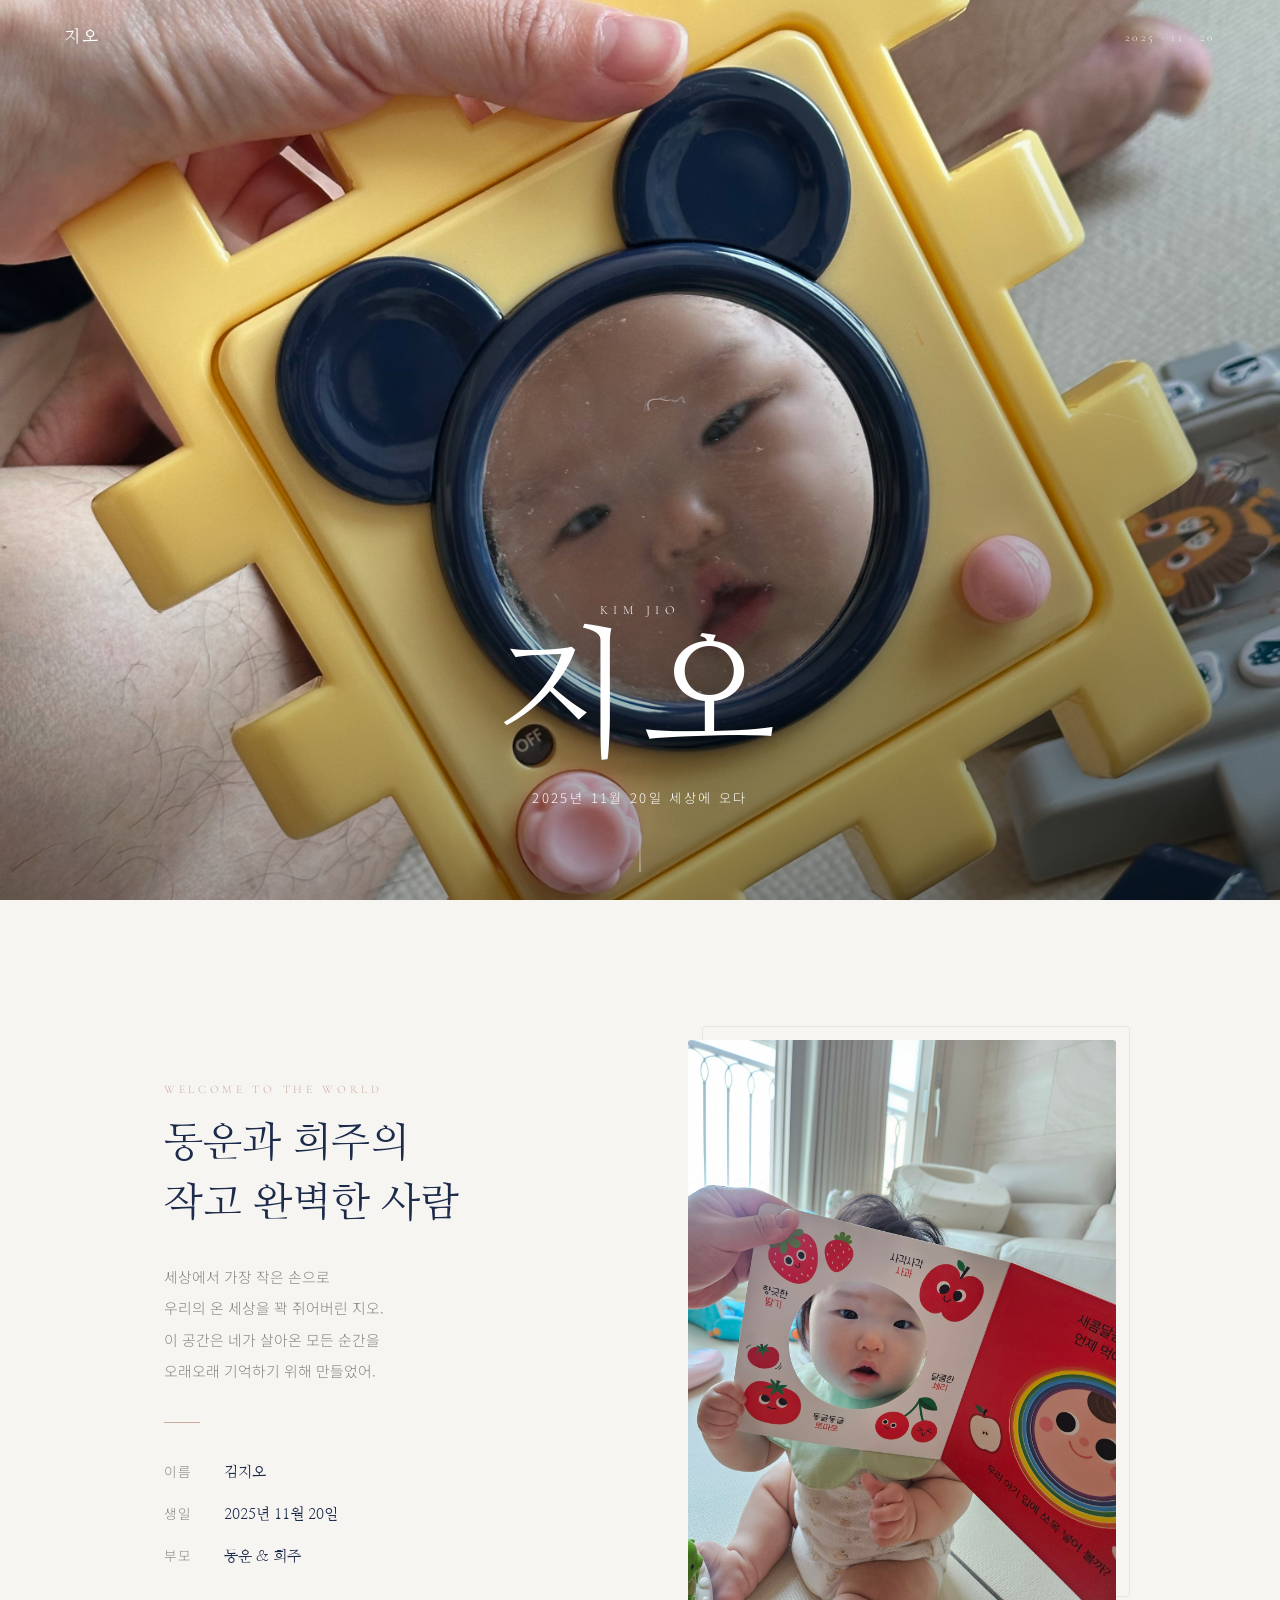
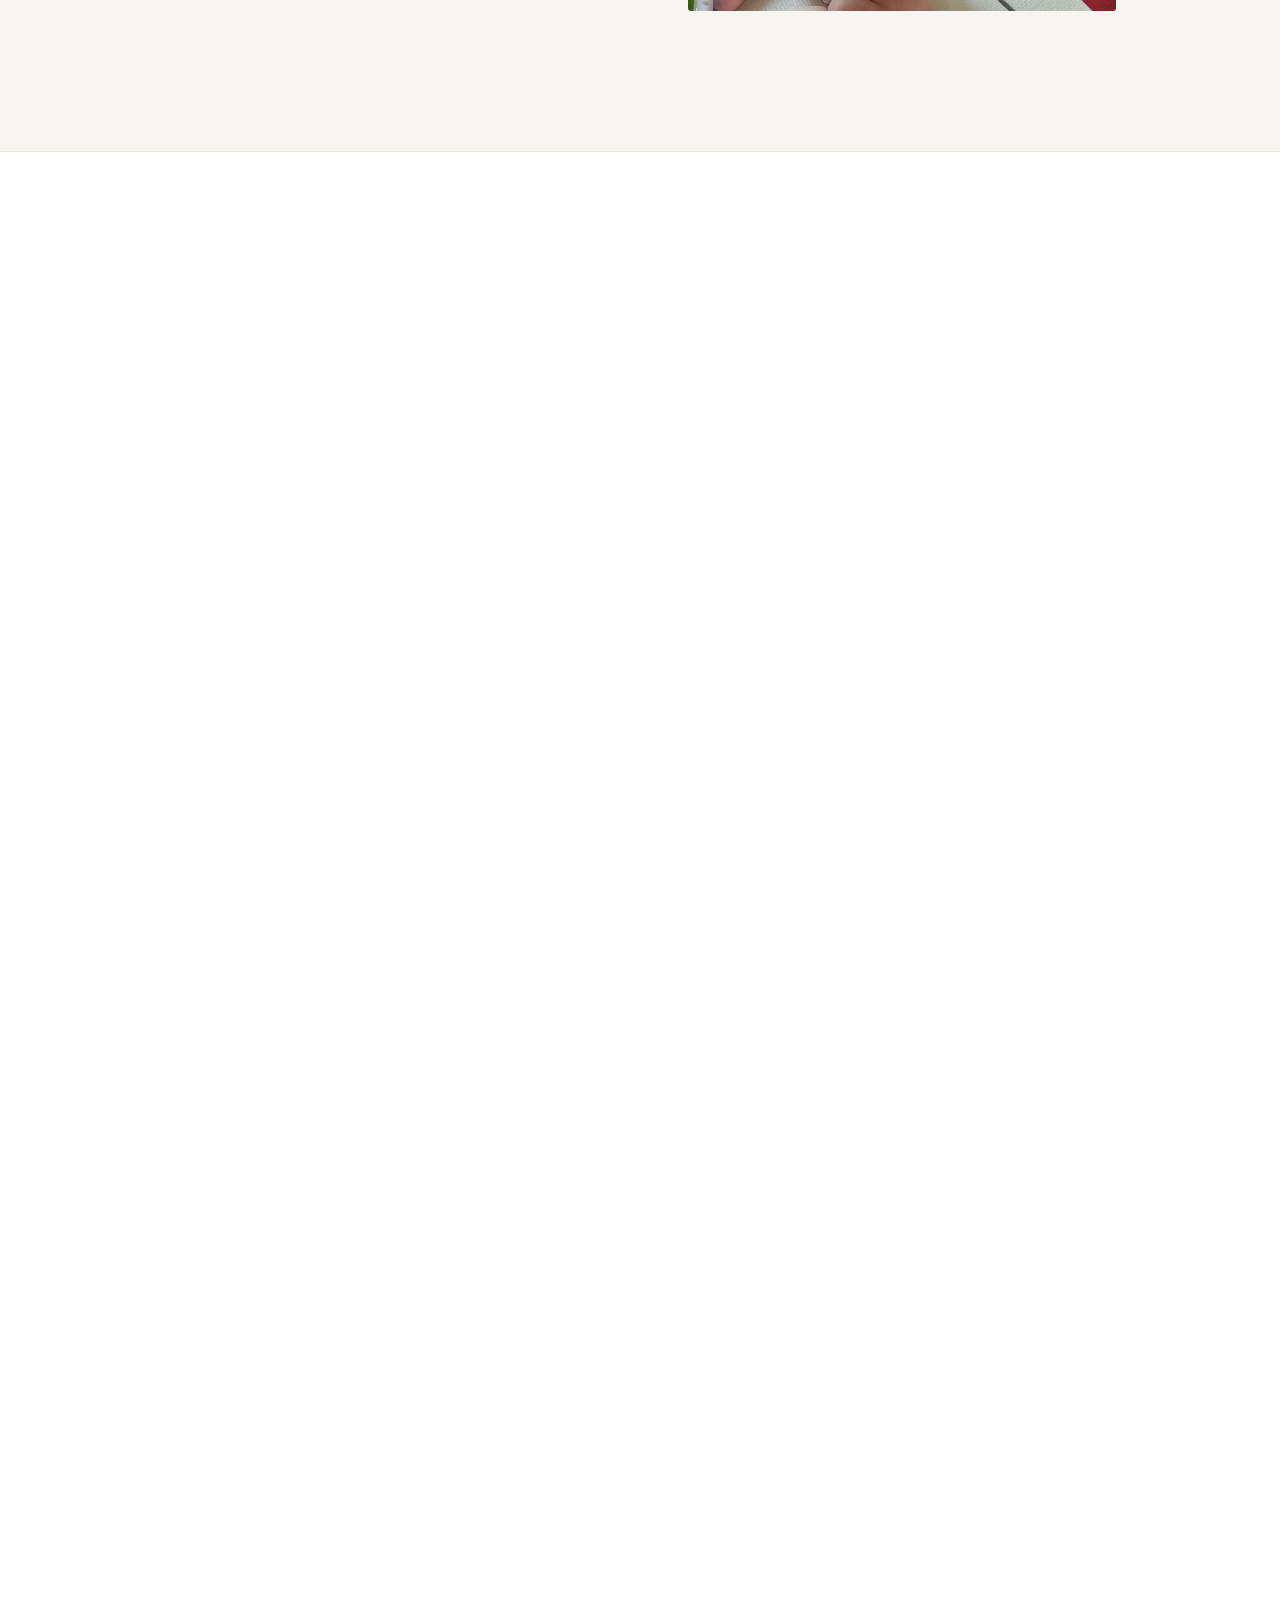
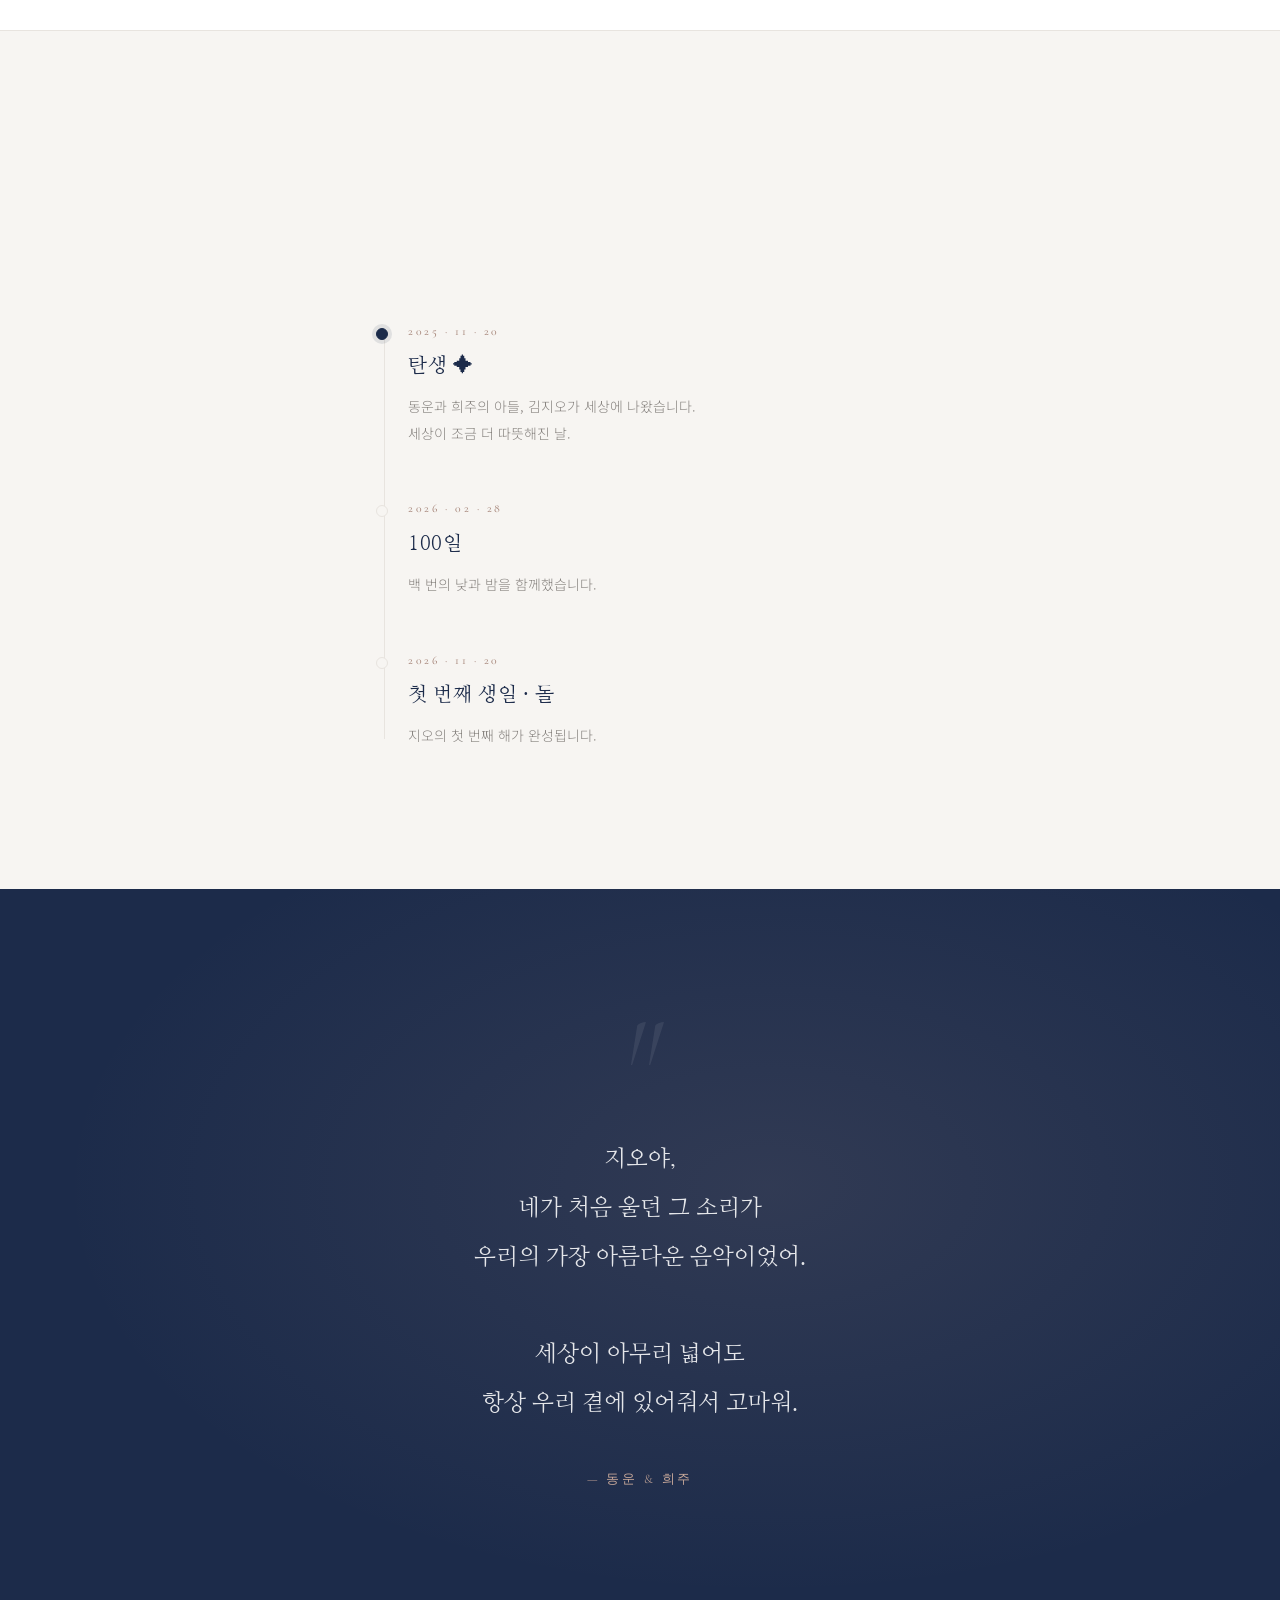
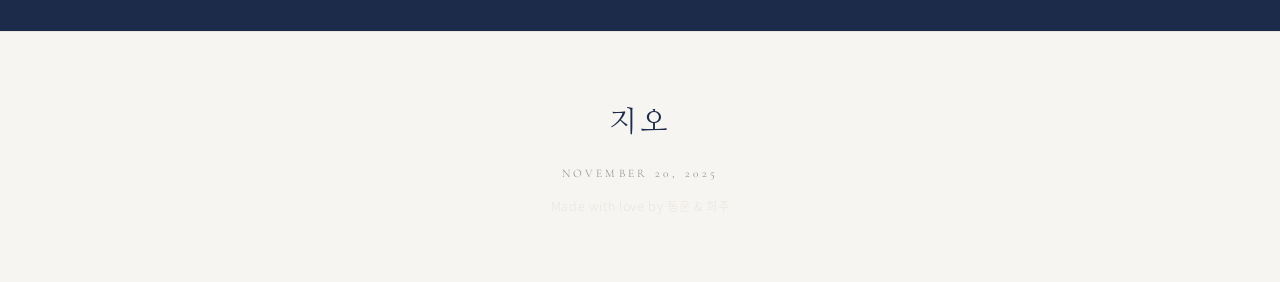
<file: home/index.html>
<!DOCTYPE html>
<html lang="ko">
<head>
  <meta charset="UTF-8">
  <meta name="viewport" content="width=device-width, initial-scale=1.0">
  <title>지오 — Kim Jio</title>
  <meta name="description" content="2025년 11월 20일, 동운과 희주의 아들 김지오가 세상에 나왔습니다.">

  <!-- Google Fonts -->
  <link rel="preconnect" href="https://fonts.googleapis.com">
  <link rel="preconnect" href="https://fonts.gstatic.com" crossorigin>
  <link href="https://fonts.googleapis.com/css2?family=Cormorant+Garamond:ital,wght@0,300;0,400;1,300;1,400&family=Nanum+Myeongjo:wght@400;700&family=Noto+Sans+KR:wght@300;400&display=swap" rel="stylesheet">

  <link rel="stylesheet" href="./style.css">
</head>
<body>

  <!-- ── NAV ── -->
  <nav class="nav" id="nav">
    <span class="nav__logo">지오</span>
    <span class="nav__date">2025 · 11 · 20</span>
  </nav>

  <!-- ── HERO ── -->
  <section class="hero">
    <div class="hero__img-wrap">
      <img
        src="../data/KakaoTalk_Photo_2026-06-14-13-33-09%20001.jpeg"
        alt="김지오 대표 사진"
        class="hero__img"
      >
    </div>
    <div class="hero__overlay"></div>
    <div class="hero__content">
      <p class="hero__en">Kim Jio</p>
      <h1 class="hero__name">지오</h1>
      <p class="hero__sub">2025년 11월 20일 세상에 오다</p>
    </div>
    <div class="hero__scroll" aria-hidden="true"><span></span></div>
  </section>

  <!-- ── INTRO ── -->
  <section class="intro">
    <div class="container intro__inner">
      <div class="intro__text fade-up">
        <p class="label">Welcome to the world</p>
        <h2 class="intro__heading">
          동운과 희주의<br>작고 완벽한 사람
        </h2>
        <p class="intro__body">
          세상에서 가장 작은 손으로<br>
          우리의 온 세상을 꽉 쥐어버린 지오.<br>
          이 공간은 네가 살아온 모든 순간을<br>
          오래오래 기억하기 위해 만들었어.
        </p>
        <div class="divider"></div>
        <ul class="intro__meta">
          <li><span>이름</span><strong>김지오</strong></li>
          <li><span>생일</span><strong>2025년 11월 20일</strong></li>
          <li><span>부모</span><strong>동운 &amp; 희주</strong></li>
        </ul>
      </div>
      <div class="intro__photo fade-up fade-up--delay">
        <img
          src="../data/KakaoTalk_Photo_2026-06-14-13-33-09%20002.jpeg"
          alt="지오 사진"
          loading="lazy"
        >
        <div class="intro__photo-border" aria-hidden="true"></div>
      </div>
    </div>
  </section>

  <!-- ── GALLERY ── -->
  <section class="gallery">
    <div class="container">
      <div class="section-header fade-up">
        <p class="label">Memories</p>
        <h2 class="section-title">지오의 순간들</h2>
      </div>
      <div class="gallery__grid">
        <figure class="gallery__item gallery__item--1 fade-up">
          <img src="../data/KakaoTalk_Photo_2026-06-14-13-33-09%20001.jpeg" alt="지오 사진" loading="lazy">
        </figure>
        <figure class="gallery__item gallery__item--2 fade-up">
          <img src="../data/KakaoTalk_Photo_2026-06-14-13-33-09%20002.jpeg" alt="지오 사진" loading="lazy">
        </figure>
        <figure class="gallery__item gallery__item--3 fade-up fade-up--delay">
          <img src="../data/KakaoTalk_Photo_2026-06-14-13-33-09%20003.jpeg" alt="지오 사진" loading="lazy">
        </figure>
        <figure class="gallery__item gallery__item--4 fade-up">
          <img src="../data/KakaoTalk_Photo_2026-06-14-13-33-10%20004.jpeg" alt="지오 사진" loading="lazy">
        </figure>
        <figure class="gallery__item gallery__item--5 fade-up fade-up--delay">
          <img src="../data/KakaoTalk_Photo_2026-06-14-13-33-10%20005.jpeg" alt="지오 사진" loading="lazy">
        </figure>
      </div>
    </div>
  </section>

  <!-- ── MILESTONE ── -->
  <section class="milestone">
    <div class="container">
      <div class="section-header fade-up">
        <p class="label">Growing Up</p>
        <h2 class="section-title">지오의 성장</h2>
      </div>
      <ul class="milestone__list">
        <li class="milestone__item milestone__item--done fade-up">
          <div class="milestone__dot"></div>
          <div class="milestone__content">
            <time class="milestone__date">2025 · 11 · 20</time>
            <h3 class="milestone__title">탄생 ✦</h3>
            <p class="milestone__desc">동운과 희주의 아들, 김지오가 세상에 나왔습니다.<br>세상이 조금 더 따뜻해진 날.</p>
          </div>
        </li>
        <li class="milestone__item fade-up">
          <div class="milestone__dot"></div>
          <div class="milestone__content">
            <time class="milestone__date">2026 · 02 · 28</time>
            <h3 class="milestone__title">100일</h3>
            <p class="milestone__desc">백 번의 낮과 밤을 함께했습니다.</p>
          </div>
        </li>
        <li class="milestone__item fade-up">
          <div class="milestone__dot"></div>
          <div class="milestone__content">
            <time class="milestone__date">2026 · 11 · 20</time>
            <h3 class="milestone__title">첫 번째 생일 · 돌</h3>
            <p class="milestone__desc">지오의 첫 번째 해가 완성됩니다.</p>
          </div>
        </li>
      </ul>
    </div>
  </section>

  <!-- ── MESSAGE ── -->
  <section class="message">
    <div class="container">
      <blockquote class="message__block fade-up">
        <span class="message__deco" aria-hidden="true">"</span>
        <p class="message__text">
          지오야,<br>
          네가 처음 울던 그 소리가<br>
          우리의 가장 아름다운 음악이었어.<br><br>
          세상이 아무리 넓어도<br>
          항상 우리 곁에 있어줘서 고마워.
        </p>
        <footer class="message__author">— 동운 &amp; 희주</footer>
      </blockquote>
    </div>
  </section>

  <!-- ── FOOTER ── -->
  <footer class="footer">
    <div class="container footer__inner">
      <p class="footer__logo">지오</p>
      <p class="footer__date">November 20, 2025</p>
      <p class="footer__credit">Made with love by 동운 &amp; 희주</p>
    </div>
  </footer>

  <script src="./script.js"></script>
</body>
</html>
</file>
<file: home/style.css>
/* ================================================
   김지오 홈페이지 — style.css
   디자인 가이드: reference/디자인.md
   레퍼런스: Finnish Baby Box (미니멀 스칸디나비안)
   ================================================ */

/* ── CSS Variables ── */
:root {
  --color-bg:       #F7F5F2;
  --color-surface:  #FFFFFF;
  --color-primary:  #1C2B4A;
  --color-accent:   #C9A99A;
  --color-text:     #2C2C2C;
  --color-text-sub: #888480;
  --color-border:   #E8E4DF;

  --font-en:     'Cormorant Garamond', 'Georgia', serif;
  --font-ko:     'Nanum Myeongjo', 'Georgia', serif;
  --font-sans:   'Noto Sans KR', 'Apple SD Gothic Neo', sans-serif;

  --max-w:  1080px;
  --pad-x:  clamp(24px, 5vw, 64px);
  --section-gap: clamp(80px, 12vw, 140px);
}

/* ── Reset ── */
*, *::before, *::after { box-sizing: border-box; margin: 0; padding: 0; }
img { display: block; max-width: 100%; }
figure { margin: 0; }
ul { list-style: none; }
html { scroll-behavior: smooth; }

/* ── Base ── */
body {
  background: var(--color-bg);
  color: var(--color-text);
  font-family: var(--font-sans);
  font-weight: 300;
  line-height: 1.85;
  -webkit-font-smoothing: antialiased;
  overflow-x: hidden;
}

/* ── Container ── */
.container {
  max-width: var(--max-w);
  margin: 0 auto;
  padding: 0 var(--pad-x);
}

/* ── Shared: label / section-header / divider ── */
.label {
  font-family: var(--font-en);
  font-weight: 300;
  font-size: 0.72rem;
  letter-spacing: 0.32em;
  text-transform: uppercase;
  color: var(--color-accent);
  margin-bottom: 14px;
}

.section-header {
  text-align: center;
  margin-bottom: clamp(40px, 6vw, 64px);
}

.section-title {
  font-family: var(--font-ko);
  font-size: clamp(1.6rem, 3vw, 2.4rem);
  font-weight: 400;
  color: var(--color-primary);
  letter-spacing: 0.02em;
  line-height: 1.3;
}

.divider {
  width: 36px;
  height: 1px;
  background: var(--color-accent);
  margin: 36px 0;
}

/* ── Fade-up Animation ── */
.fade-up {
  opacity: 0;
  transform: translateY(32px);
  transition: opacity 0.85s cubic-bezier(0.16, 1, 0.3, 1),
              transform 0.85s cubic-bezier(0.16, 1, 0.3, 1);
}
.fade-up--delay { transition-delay: 0.18s; }
.fade-up.is-visible {
  opacity: 1;
  transform: none;
}


/* ════════════════════════════
   NAV
════════════════════════════ */
.nav {
  position: fixed;
  top: 0; left: 0; right: 0;
  z-index: 100;
  display: flex;
  justify-content: space-between;
  align-items: center;
  padding: 22px var(--pad-x);
  transition: background 0.4s, backdrop-filter 0.4s, border-color 0.4s;
  border-bottom: 1px solid transparent;
}

.nav.scrolled {
  background: rgba(247, 245, 242, 0.92);
  backdrop-filter: blur(12px);
  -webkit-backdrop-filter: blur(12px);
  border-bottom-color: var(--color-border);
}

.nav.scrolled .nav__logo { color: var(--color-primary); text-shadow: none; }
.nav.scrolled .nav__date { color: var(--color-text-sub); }

.nav__logo {
  font-family: var(--font-ko);
  font-size: 1.05rem;
  letter-spacing: 0.12em;
  color: #fff;
  text-shadow: 0 1px 10px rgba(0,0,0,0.28);
  transition: color 0.4s;
}

.nav__date {
  font-family: var(--font-en);
  font-weight: 300;
  font-size: 0.72rem;
  letter-spacing: 0.22em;
  color: rgba(255, 255, 255, 0.82);
  transition: color 0.4s;
}


/* ════════════════════════════
   HERO
════════════════════════════ */
.hero {
  position: relative;
  height: 100svh;
  min-height: 640px;
  overflow: hidden;
}

.hero__img-wrap {
  position: absolute;
  inset: 0;
}

.hero__img {
  width: 100%;
  height: 100%;
  object-fit: cover;
  object-position: center 20%;
  transform: scale(1.04);
  transition: transform 8s ease-out;
}

.hero__img.loaded { transform: scale(1); }

.hero__overlay {
  position: absolute;
  inset: 0;
  background: linear-gradient(
    160deg,
    rgba(28, 43, 74, 0.06) 0%,
    rgba(0, 0, 0, 0.0)     35%,
    rgba(0, 0, 0, 0.55)    100%
  );
}

.hero__content {
  position: absolute;
  bottom: clamp(64px, 10vh, 100px);
  left: 0; right: 0;
  text-align: center;
  color: #fff;
  padding: 0 var(--pad-x);
}

.hero__en {
  font-family: var(--font-en);
  font-weight: 300;
  font-size: 0.78rem;
  letter-spacing: 0.42em;
  text-transform: uppercase;
  opacity: 0.78;
  margin-bottom: 14px;
  animation: heroFade 1.8s 0.3s both;
}

.hero__name {
  font-family: var(--font-ko);
  font-size: clamp(4rem, 14vw, 9rem);
  font-weight: 400;
  line-height: 0.9;
  letter-spacing: 0.06em;
  margin-bottom: 20px;
  text-shadow: 0 4px 32px rgba(0,0,0,0.18);
  animation: heroFade 1.8s 0.5s both;
}

.hero__sub {
  font-family: var(--font-sans);
  font-weight: 300;
  font-size: 0.82rem;
  letter-spacing: 0.18em;
  opacity: 0.72;
  animation: heroFade 1.8s 0.8s both;
}

@keyframes heroFade {
  from { opacity: 0; transform: translateY(18px); }
  to   { opacity: 1; transform: none; }
}

/* Scroll indicator */
.hero__scroll {
  position: absolute;
  bottom: 28px;
  left: 50%;
  transform: translateX(-50%);
}
.hero__scroll span {
  display: block;
  width: 1px;
  height: 52px;
  background: linear-gradient(to bottom, transparent, rgba(255,255,255,0.65));
  margin: 0 auto;
  animation: scrollLine 2.4s ease-in-out infinite;
}
@keyframes scrollLine {
  0%   { transform: scaleY(0); transform-origin: top; opacity: 0; }
  45%  { transform: scaleY(1); transform-origin: top; opacity: 1; }
  55%  { transform: scaleY(1); transform-origin: bottom; opacity: 1; }
  100% { transform: scaleY(0); transform-origin: bottom; opacity: 0; }
}


/* ════════════════════════════
   INTRO
════════════════════════════ */
.intro {
  padding: var(--section-gap) 0;
}

.intro__inner {
  display: grid;
  grid-template-columns: 1fr 1fr;
  gap: clamp(40px, 8vw, 96px);
  align-items: center;
}

.intro__heading {
  font-family: var(--font-ko);
  font-size: clamp(1.75rem, 3.2vw, 2.7rem);
  font-weight: 400;
  line-height: 1.45;
  color: var(--color-primary);
  margin-bottom: 28px;
}

.intro__body {
  font-size: 0.93rem;
  line-height: 2.1;
  color: var(--color-text-sub);
  margin-bottom: 0;
}

.intro__meta {
  display: flex;
  flex-direction: column;
  gap: 14px;
}

.intro__meta li {
  display: flex;
  gap: 28px;
  font-size: 0.85rem;
  align-items: baseline;
}

.intro__meta li span {
  color: var(--color-text-sub);
  font-weight: 300;
  min-width: 32px;
  letter-spacing: 0.04em;
}

.intro__meta li strong {
  color: var(--color-primary);
  font-weight: 400;
  font-family: var(--font-ko);
  font-size: 0.95rem;
}

.intro__photo {
  position: relative;
}

.intro__photo img {
  width: 100%;
  aspect-ratio: 3 / 4;
  object-fit: cover;
  border-radius: 3px;
  position: relative;
  z-index: 1;
}

.intro__photo-border {
  position: absolute;
  inset: -14px -14px 14px 14px;
  border: 1px solid var(--color-border);
  border-radius: 3px;
  z-index: 0;
}


/* ════════════════════════════
   GALLERY
════════════════════════════ */
.gallery {
  padding: var(--section-gap) 0;
  background: var(--color-surface);
  border-top: 1px solid var(--color-border);
  border-bottom: 1px solid var(--color-border);
}

/* Editorial 5-photo grid */
.gallery__grid {
  display: grid;
  grid-template-columns: repeat(12, 1fr);
  grid-template-rows: auto auto auto;
  gap: 10px;
}

.gallery__item {
  overflow: hidden;
  border-radius: 3px;
  background: var(--color-border);
}

.gallery__item img {
  width: 100%;
  height: 100%;
  object-fit: cover;
  transition: transform 0.7s cubic-bezier(0.25, 0.46, 0.45, 0.94);
  display: block;
}

.gallery__item:hover img {
  transform: scale(1.04);
}

/* Photo 1 — Featured left, tall */
.gallery__item--1 {
  grid-column: 1 / 6;
  grid-row: 1 / 3;
}
.gallery__item--1 img { aspect-ratio: 3 / 4.5; height: 100%; }

/* Photo 2 — Top right middle */
.gallery__item--2 {
  grid-column: 6 / 10;
  grid-row: 1;
}
.gallery__item--2 img { aspect-ratio: 4 / 3; }

/* Photo 3 — Top far right */
.gallery__item--3 {
  grid-column: 10 / 13;
  grid-row: 1;
}
.gallery__item--3 img { aspect-ratio: 1; }

/* Photo 4 — Wide right bottom */
.gallery__item--4 {
  grid-column: 6 / 13;
  grid-row: 2;
}
.gallery__item--4 img { aspect-ratio: 16 / 9; }

/* Photo 5 — Full width, 핸들~다리 모두 보이도록 */
.gallery__item--5 {
  grid-column: 1 / 13;
  grid-row: 3;
}
.gallery__item--5 img {
  aspect-ratio: 21 / 10;
  object-position: center 65%;
}


/* ════════════════════════════
   MILESTONE
════════════════════════════ */
.milestone {
  padding: var(--section-gap) 0;
}

.milestone__list {
  position: relative;
  max-width: 520px;
  margin: 0 auto;
  padding-left: 28px;
}

.milestone__list::before {
  content: '';
  position: absolute;
  left: 4px;
  top: 10px;
  bottom: 10px;
  width: 1px;
  background: var(--color-border);
}

.milestone__item {
  position: relative;
  padding-bottom: 52px;
}
.milestone__item:last-child { padding-bottom: 0; }

.milestone__dot {
  position: absolute;
  left: -32px;
  top: 7px;
  width: 12px;
  height: 12px;
  border-radius: 50%;
  border: 1.5px solid var(--color-border);
  background: var(--color-bg);
  z-index: 1;
  transition: background 0.3s, border-color 0.3s;
}

.milestone__item--done .milestone__dot {
  background: var(--color-primary);
  border-color: var(--color-primary);
  box-shadow: 0 0 0 4px rgba(28, 43, 74, 0.1);
}

.milestone__date {
  display: block;
  font-family: var(--font-en);
  font-weight: 400;
  font-size: 0.73rem;
  letter-spacing: 0.22em;
  color: #9E7B6E;
  margin-bottom: 6px;
}

.milestone__title {
  font-family: var(--font-ko);
  font-size: 1.25rem;
  font-weight: 400;
  color: var(--color-primary);
  margin-bottom: 8px;
  letter-spacing: 0.03em;
}

.milestone__desc {
  font-size: 0.875rem;
  color: var(--color-text-sub);
  line-height: 1.9;
}


/* ════════════════════════════
   MESSAGE
════════════════════════════ */
.message {
  padding: var(--section-gap) 0;
  background: var(--color-primary);
  position: relative;
  overflow: hidden;
}

.message::before {
  content: '';
  position: absolute;
  inset: 0;
  background: radial-gradient(ellipse at 60% 40%, rgba(201, 169, 154, 0.12) 0%, transparent 65%);
  pointer-events: none;
}

.message__block {
  max-width: 600px;
  margin: 0 auto;
  text-align: center;
  position: relative;
  z-index: 1;
}

.message__deco {
  display: block;
  font-family: var(--font-en);
  font-style: italic;
  font-size: 8rem;
  line-height: 0.55;
  color: rgba(255, 255, 255, 0.08);
  margin-bottom: 36px;
  user-select: none;
}

.message__text {
  font-family: var(--font-ko);
  font-size: clamp(1.1rem, 2.4vw, 1.45rem);
  font-weight: 400;
  line-height: 2.1;
  color: rgba(255, 255, 255, 0.88);
  margin-bottom: 40px;
}

.message__author {
  font-family: var(--font-en);
  font-weight: 300;
  font-size: 0.8rem;
  letter-spacing: 0.22em;
  color: var(--color-accent);
  display: block;
}


/* ════════════════════════════
   FOOTER
════════════════════════════ */
.footer {
  padding: 64px 0;
  background: var(--color-bg);
  border-top: 1px solid var(--color-border);
}

.footer__inner {
  text-align: center;
  display: flex;
  flex-direction: column;
  align-items: center;
  gap: 10px;
}

.footer__logo {
  font-family: var(--font-ko);
  font-size: 1.8rem;
  color: var(--color-primary);
  letter-spacing: 0.1em;
  margin-bottom: 4px;
}

.footer__date {
  font-family: var(--font-en);
  font-weight: 300;
  font-size: 0.72rem;
  letter-spacing: 0.28em;
  text-transform: uppercase;
  color: var(--color-text-sub);
}

.footer__credit {
  font-size: 0.78rem;
  color: var(--color-border);
  font-weight: 300;
  letter-spacing: 0.05em;
}


/* ════════════════════════════
   RESPONSIVE
════════════════════════════ */
@media (max-width: 900px) {
  .gallery__grid {
    grid-template-columns: repeat(2, 1fr);
    grid-template-rows: auto;
  }
  .gallery__item--1 { grid-column: 1 / 3; grid-row: 1; }
  .gallery__item--1 img { aspect-ratio: 3 / 2; height: auto; }
  .gallery__item--2 { grid-column: 1; grid-row: 2; }
  .gallery__item--2 img { aspect-ratio: 1; }
  .gallery__item--3 { grid-column: 2; grid-row: 2; }
  .gallery__item--3 img { aspect-ratio: 1; }
  .gallery__item--4 { grid-column: 1 / 3; grid-row: 3; }
  .gallery__item--4 img { aspect-ratio: 16 / 9; }
  .gallery__item--5 { grid-column: 1 / 3; grid-row: 4; }
  .gallery__item--5 img { aspect-ratio: 21 / 10; object-position: center 65%; }
}

@media (max-width: 720px) {
  .intro__inner {
    grid-template-columns: 1fr;
    gap: 48px;
  }
  .intro__photo { order: -1; }
  .intro__photo-border { display: none; }
}

@media (max-width: 480px) {
  .gallery__grid {
    grid-template-columns: 1fr;
    grid-template-rows: auto;
  }
  .gallery__item--1,
  .gallery__item--2,
  .gallery__item--3,
  .gallery__item--4,
  .gallery__item--5 {
    grid-column: 1;
    grid-row: auto;
  }
  .gallery__item--1 img,
  .gallery__item--2 img,
  .gallery__item--3 img,
  .gallery__item--4 img { aspect-ratio: 4 / 3; height: auto; }
  .gallery__item--5 img { aspect-ratio: 4 / 3; object-position: center center; }
}
</file>
